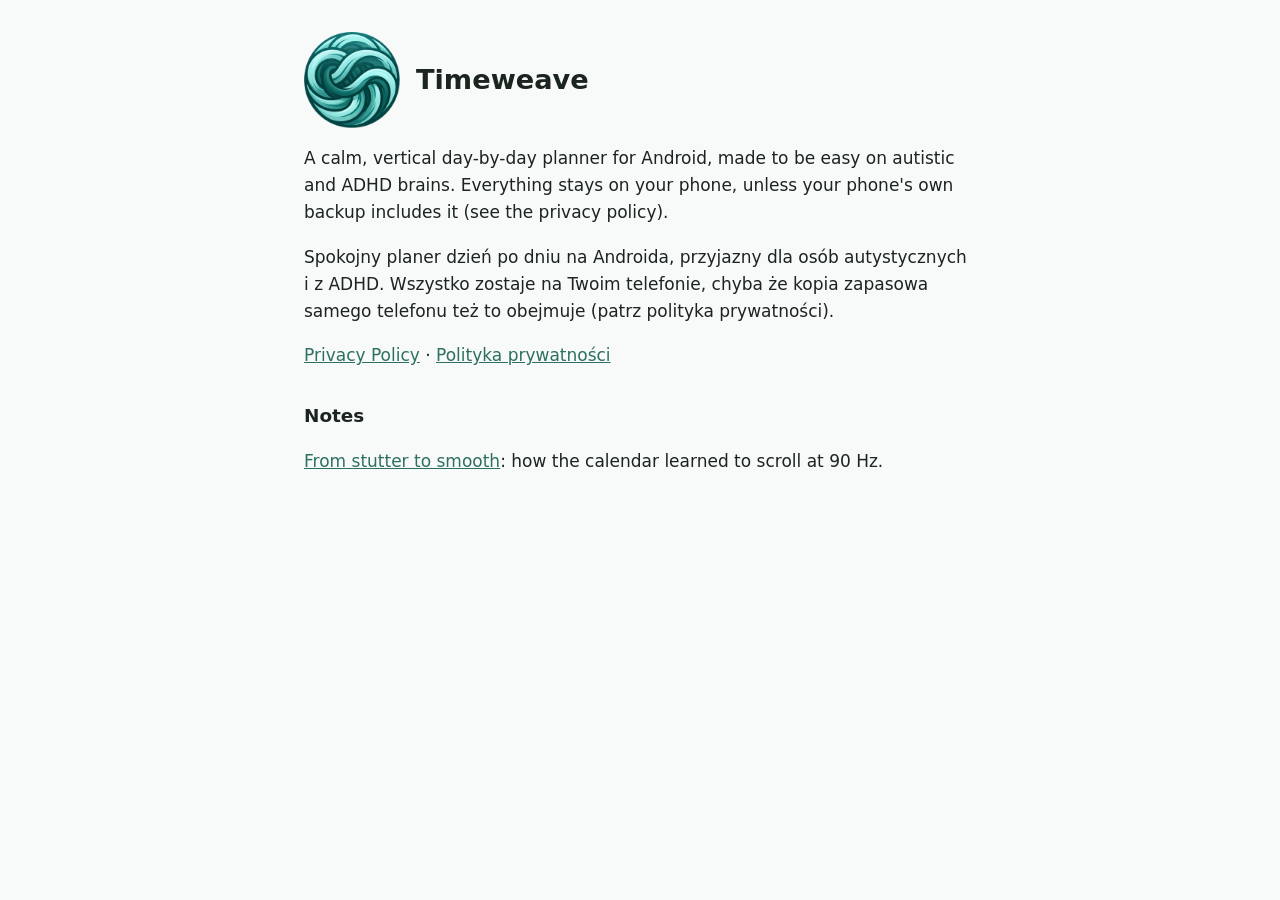
<file: index.html>
<!doctype html>
<html lang="en">
<head>
<meta charset="utf-8">
<meta name="viewport" content="width=device-width, initial-scale=1">
<title>Timeweave</title>
<link rel="icon" type="image/png" href="favicon.png">
<link rel="apple-touch-icon" href="apple-touch-icon.png">
<link rel="stylesheet" href="style.css">
</head>
<body>
<main>
<header class="brand">
<img src="logo.png" width="128" height="128" alt="Timeweave logo: a woven teal circle">
<h1>Timeweave</h1>
</header>
<p>A calm, vertical day-by-day planner for Android, made to be easy on autistic and ADHD brains. Everything stays on your phone, unless your phone's own backup includes it (see the privacy policy).</p>
<p lang="pl">Spokojny planer dzień po dniu na Androida, przyjazny dla osób autystycznych i z ADHD. Wszystko zostaje na Twoim telefonie, chyba że kopia zapasowa samego telefonu też to obejmuje (patrz polityka prywatności).</p>
<p><a href="privacy.html">Privacy Policy</a> · <a href="privacy.html#pl">Polityka prywatności</a></p>
<h2>Notes</h2>
<p><a href="smooth-scrolling.html">From stutter to smooth</a>: how the calendar learned to scroll at 90 Hz.</p>
</main>
</body>
</html>
</file>
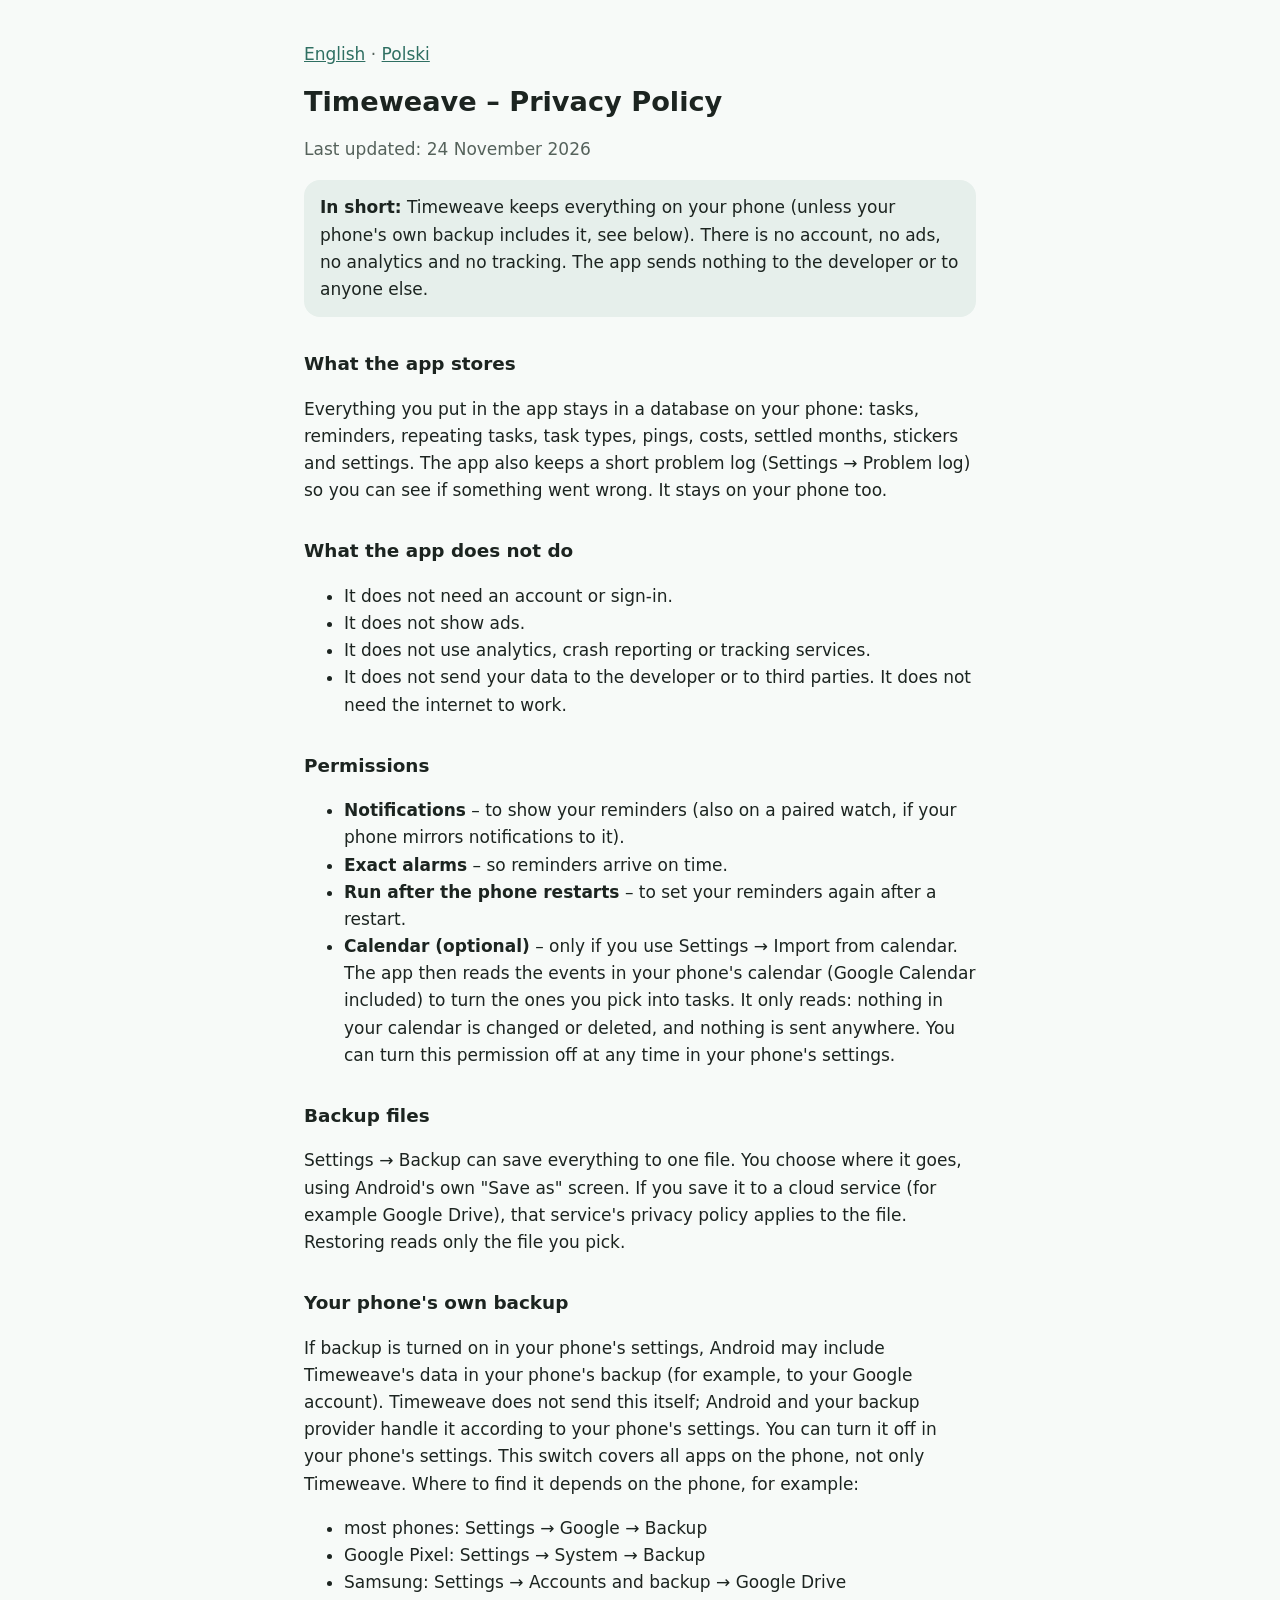
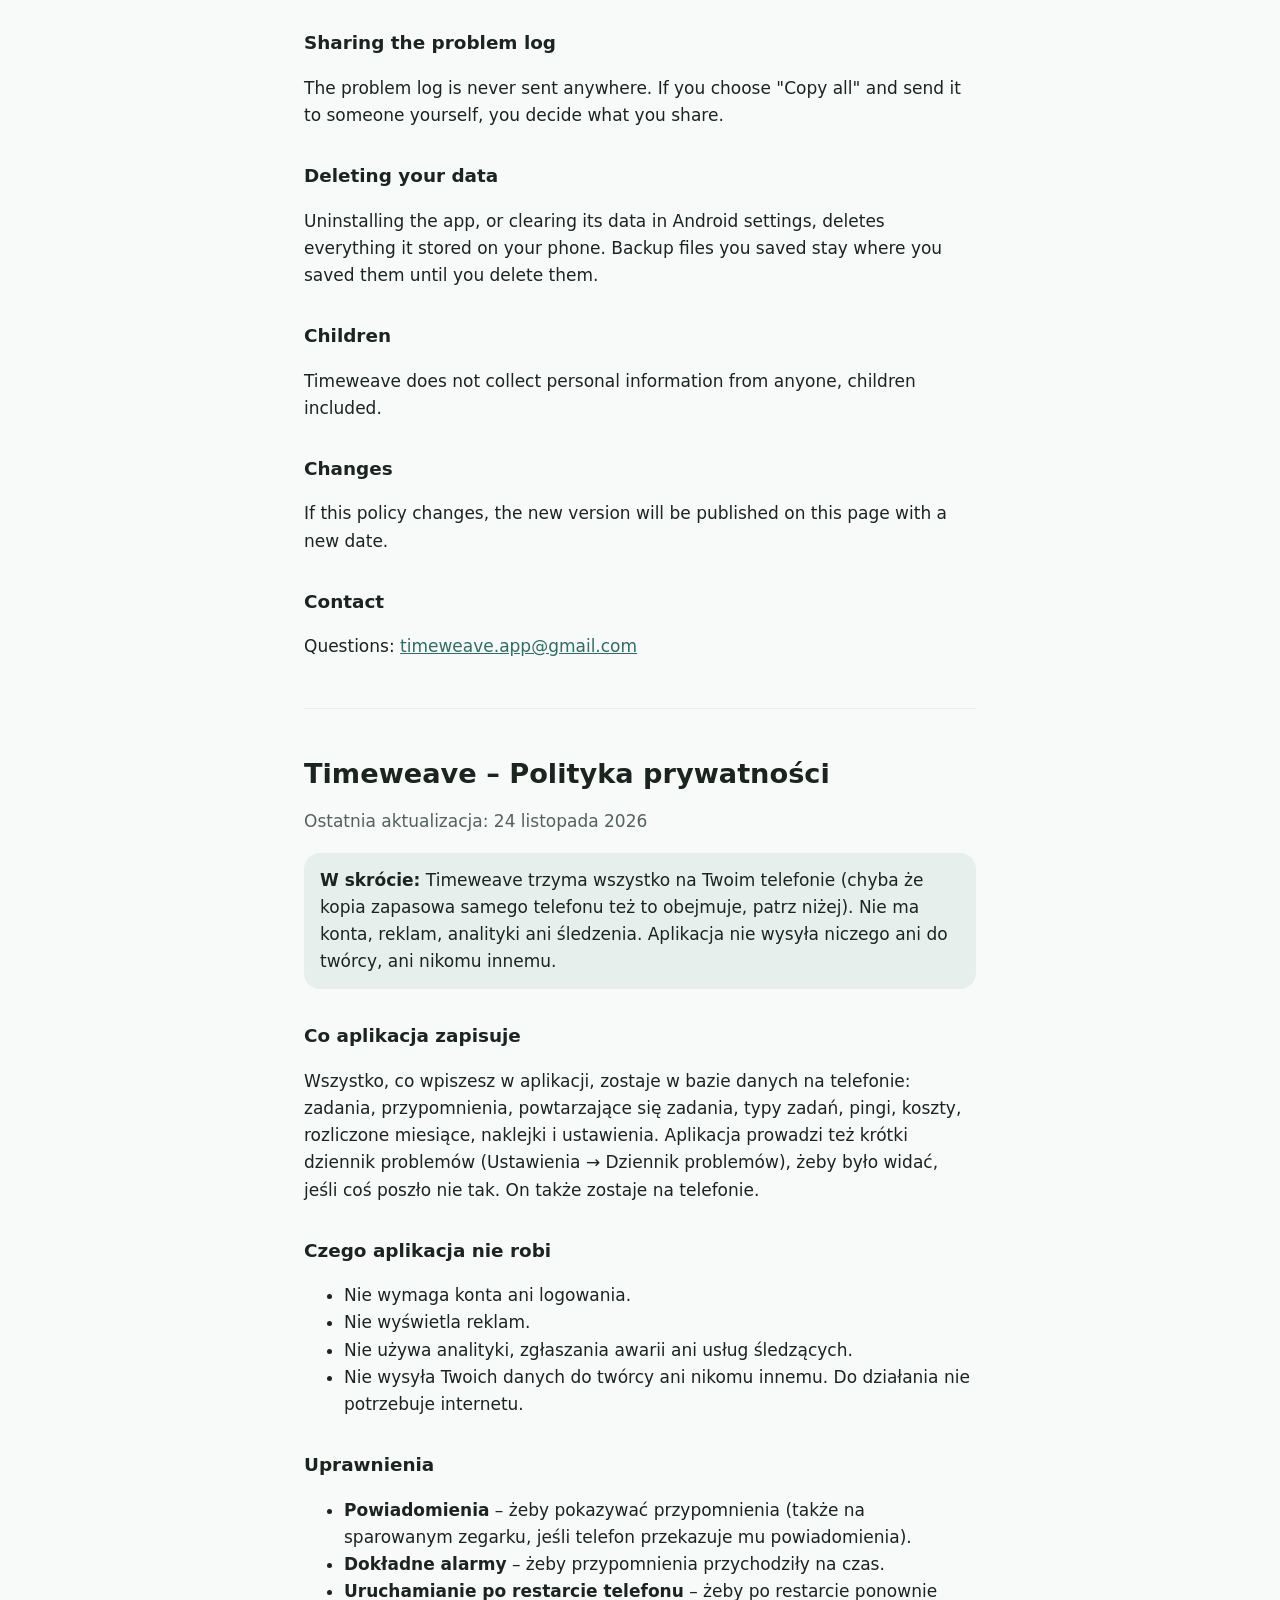
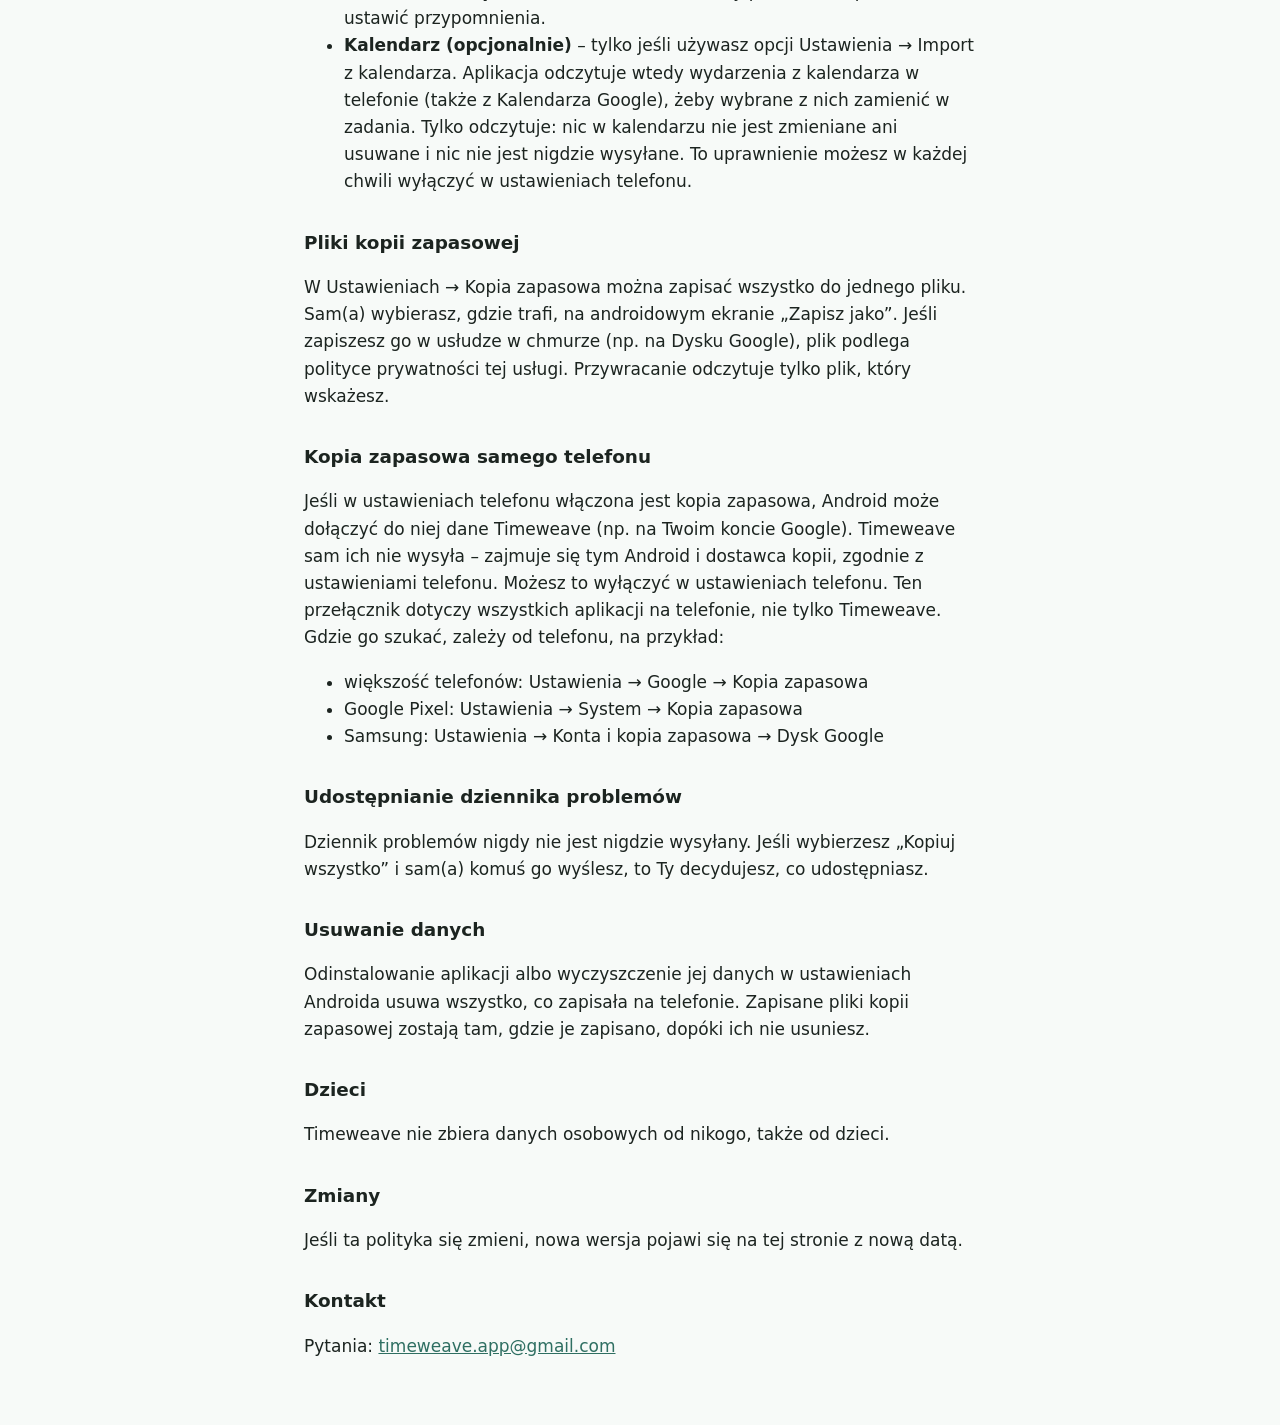
<file: privacy.html>
<!doctype html>
<html lang="en">
<head>
<meta charset="utf-8">
<meta name="viewport" content="width=device-width, initial-scale=1">
<title>Timeweave – Privacy Policy</title>
<link rel="icon" type="image/png" href="favicon.png">
<link rel="apple-touch-icon" href="apple-touch-icon.png">
<link rel="stylesheet" href="style.css">
</head>
<body>
<main>
<p class="lang"><a href="#en">English</a> · <a href="#pl">Polski</a></p>

<article id="en" lang="en">
<h1>Timeweave – Privacy Policy</h1>
<p class="meta">Last updated: 24 November 2026</p>

<p class="summary"><strong>In short:</strong> Timeweave keeps everything on your phone (unless your phone's own backup includes it, see below). There is no account, no ads, no analytics and no tracking. The app sends nothing to the developer or to anyone else.</p>

<h2>What the app stores</h2>
<p>Everything you put in the app stays in a database on your phone: tasks, reminders, repeating tasks, task types, pings, costs, settled months, stickers and settings. The app also keeps a short problem log (Settings → Problem log) so you can see if something went wrong. It stays on your phone too.</p>

<h2>What the app does not do</h2>
<ul>
<li>It does not need an account or sign-in.</li>
<li>It does not show ads.</li>
<li>It does not use analytics, crash reporting or tracking services.</li>
<li>It does not send your data to the developer or to third parties. It does not need the internet to work.</li>
</ul>

<h2>Permissions</h2>
<ul>
<li><strong>Notifications</strong> – to show your reminders (also on a paired watch, if your phone mirrors notifications to it).</li>
<li><strong>Exact alarms</strong> – so reminders arrive on time.</li>
<li><strong>Run after the phone restarts</strong> – to set your reminders again after a restart.</li>
<li><strong>Calendar (optional)</strong> – only if you use Settings → Import from calendar. The app then reads the events in your phone's calendar (Google Calendar included) to turn the ones you pick into tasks. It only reads: nothing in your calendar is changed or deleted, and nothing is sent anywhere. You can turn this permission off at any time in your phone's settings.</li>
</ul>

<h2>Backup files</h2>
<p>Settings → Backup can save everything to one file. You choose where it goes, using Android's own "Save as" screen. If you save it to a cloud service (for example Google Drive), that service's privacy policy applies to the file. Restoring reads only the file you pick.</p>

<h2>Your phone's own backup</h2>
<p>If backup is turned on in your phone's settings, Android may include Timeweave's data in your phone's backup (for example, to your Google account). Timeweave does not send this itself; Android and your backup provider handle it according to your phone's settings. You can turn it off in your phone's settings. This switch covers all apps on the phone, not only Timeweave. Where to find it depends on the phone, for example:</p>
<ul>
<li>most phones: Settings → Google → Backup</li>
<li>Google Pixel: Settings → System → Backup</li>
<li>Samsung: Settings → Accounts and backup → Google Drive</li>
</ul>

<h2>Sharing the problem log</h2>
<p>The problem log is never sent anywhere. If you choose "Copy all" and send it to someone yourself, you decide what you share.</p>

<h2>Deleting your data</h2>
<p>Uninstalling the app, or clearing its data in Android settings, deletes everything it stored on your phone. Backup files you saved stay where you saved them until you delete them.</p>

<h2>Children</h2>
<p>Timeweave does not collect personal information from anyone, children included.</p>

<h2>Changes</h2>
<p>If this policy changes, the new version will be published on this page with a new date.</p>

<h2>Contact</h2>
<p>Questions: <a href="mailto:timeweave.app@gmail.com">timeweave.app@gmail.com</a></p>
</article>

<hr>

<article id="pl" lang="pl">
<h1>Timeweave – Polityka prywatności</h1>
<p class="meta">Ostatnia aktualizacja: 24 listopada 2026</p>

<p class="summary"><strong>W skrócie:</strong> Timeweave trzyma wszystko na Twoim telefonie (chyba że kopia zapasowa samego telefonu też to obejmuje, patrz niżej). Nie ma konta, reklam, analityki ani śledzenia. Aplikacja nie wysyła niczego ani do twórcy, ani nikomu innemu.</p>

<h2>Co aplikacja zapisuje</h2>
<p>Wszystko, co wpiszesz w aplikacji, zostaje w bazie danych na telefonie: zadania, przypomnienia, powtarzające się zadania, typy zadań, pingi, koszty, rozliczone miesiące, naklejki i ustawienia. Aplikacja prowadzi też krótki dziennik problemów (Ustawienia → Dziennik problemów), żeby było widać, jeśli coś poszło nie tak. On także zostaje na telefonie.</p>

<h2>Czego aplikacja nie robi</h2>
<ul>
<li>Nie wymaga konta ani logowania.</li>
<li>Nie wyświetla reklam.</li>
<li>Nie używa analityki, zgłaszania awarii ani usług śledzących.</li>
<li>Nie wysyła Twoich danych do twórcy ani nikomu innemu. Do działania nie potrzebuje internetu.</li>
</ul>

<h2>Uprawnienia</h2>
<ul>
<li><strong>Powiadomienia</strong> – żeby pokazywać przypomnienia (także na sparowanym zegarku, jeśli telefon przekazuje mu powiadomienia).</li>
<li><strong>Dokładne alarmy</strong> – żeby przypomnienia przychodziły na czas.</li>
<li><strong>Uruchamianie po restarcie telefonu</strong> – żeby po restarcie ponownie ustawić przypomnienia.</li>
<li><strong>Kalendarz (opcjonalnie)</strong> – tylko jeśli używasz opcji Ustawienia → Import z kalendarza. Aplikacja odczytuje wtedy wydarzenia z kalendarza w telefonie (także z Kalendarza Google), żeby wybrane z nich zamienić w zadania. Tylko odczytuje: nic w kalendarzu nie jest zmieniane ani usuwane i nic nie jest nigdzie wysyłane. To uprawnienie możesz w każdej chwili wyłączyć w ustawieniach telefonu.</li>
</ul>

<h2>Pliki kopii zapasowej</h2>
<p>W Ustawieniach → Kopia zapasowa można zapisać wszystko do jednego pliku. Sam(a) wybierasz, gdzie trafi, na androidowym ekranie „Zapisz jako”. Jeśli zapiszesz go w usłudze w chmurze (np. na Dysku Google), plik podlega polityce prywatności tej usługi. Przywracanie odczytuje tylko plik, który wskażesz.</p>

<h2>Kopia zapasowa samego telefonu</h2>
<p>Jeśli w ustawieniach telefonu włączona jest kopia zapasowa, Android może dołączyć do niej dane Timeweave (np. na Twoim koncie Google). Timeweave sam ich nie wysyła – zajmuje się tym Android i dostawca kopii, zgodnie z ustawieniami telefonu. Możesz to wyłączyć w ustawieniach telefonu. Ten przełącznik dotyczy wszystkich aplikacji na telefonie, nie tylko Timeweave. Gdzie go szukać, zależy od telefonu, na przykład:</p>
<ul>
<li>większość telefonów: Ustawienia → Google → Kopia zapasowa</li>
<li>Google Pixel: Ustawienia → System → Kopia zapasowa</li>
<li>Samsung: Ustawienia → Konta i kopia zapasowa → Dysk Google</li>
</ul>

<h2>Udostępnianie dziennika problemów</h2>
<p>Dziennik problemów nigdy nie jest nigdzie wysyłany. Jeśli wybierzesz „Kopiuj wszystko” i sam(a) komuś go wyślesz, to Ty decydujesz, co udostępniasz.</p>

<h2>Usuwanie danych</h2>
<p>Odinstalowanie aplikacji albo wyczyszczenie jej danych w ustawieniach Androida usuwa wszystko, co zapisała na telefonie. Zapisane pliki kopii zapasowej zostają tam, gdzie je zapisano, dopóki ich nie usuniesz.</p>

<h2>Dzieci</h2>
<p>Timeweave nie zbiera danych osobowych od nikogo, także od dzieci.</p>

<h2>Zmiany</h2>
<p>Jeśli ta polityka się zmieni, nowa wersja pojawi się na tej stronie z nową datą.</p>

<h2>Kontakt</h2>
<p>Pytania: <a href="mailto:timeweave.app@gmail.com">timeweave.app@gmail.com</a></p>
</article>
</main>
</body>
</html>
</file>
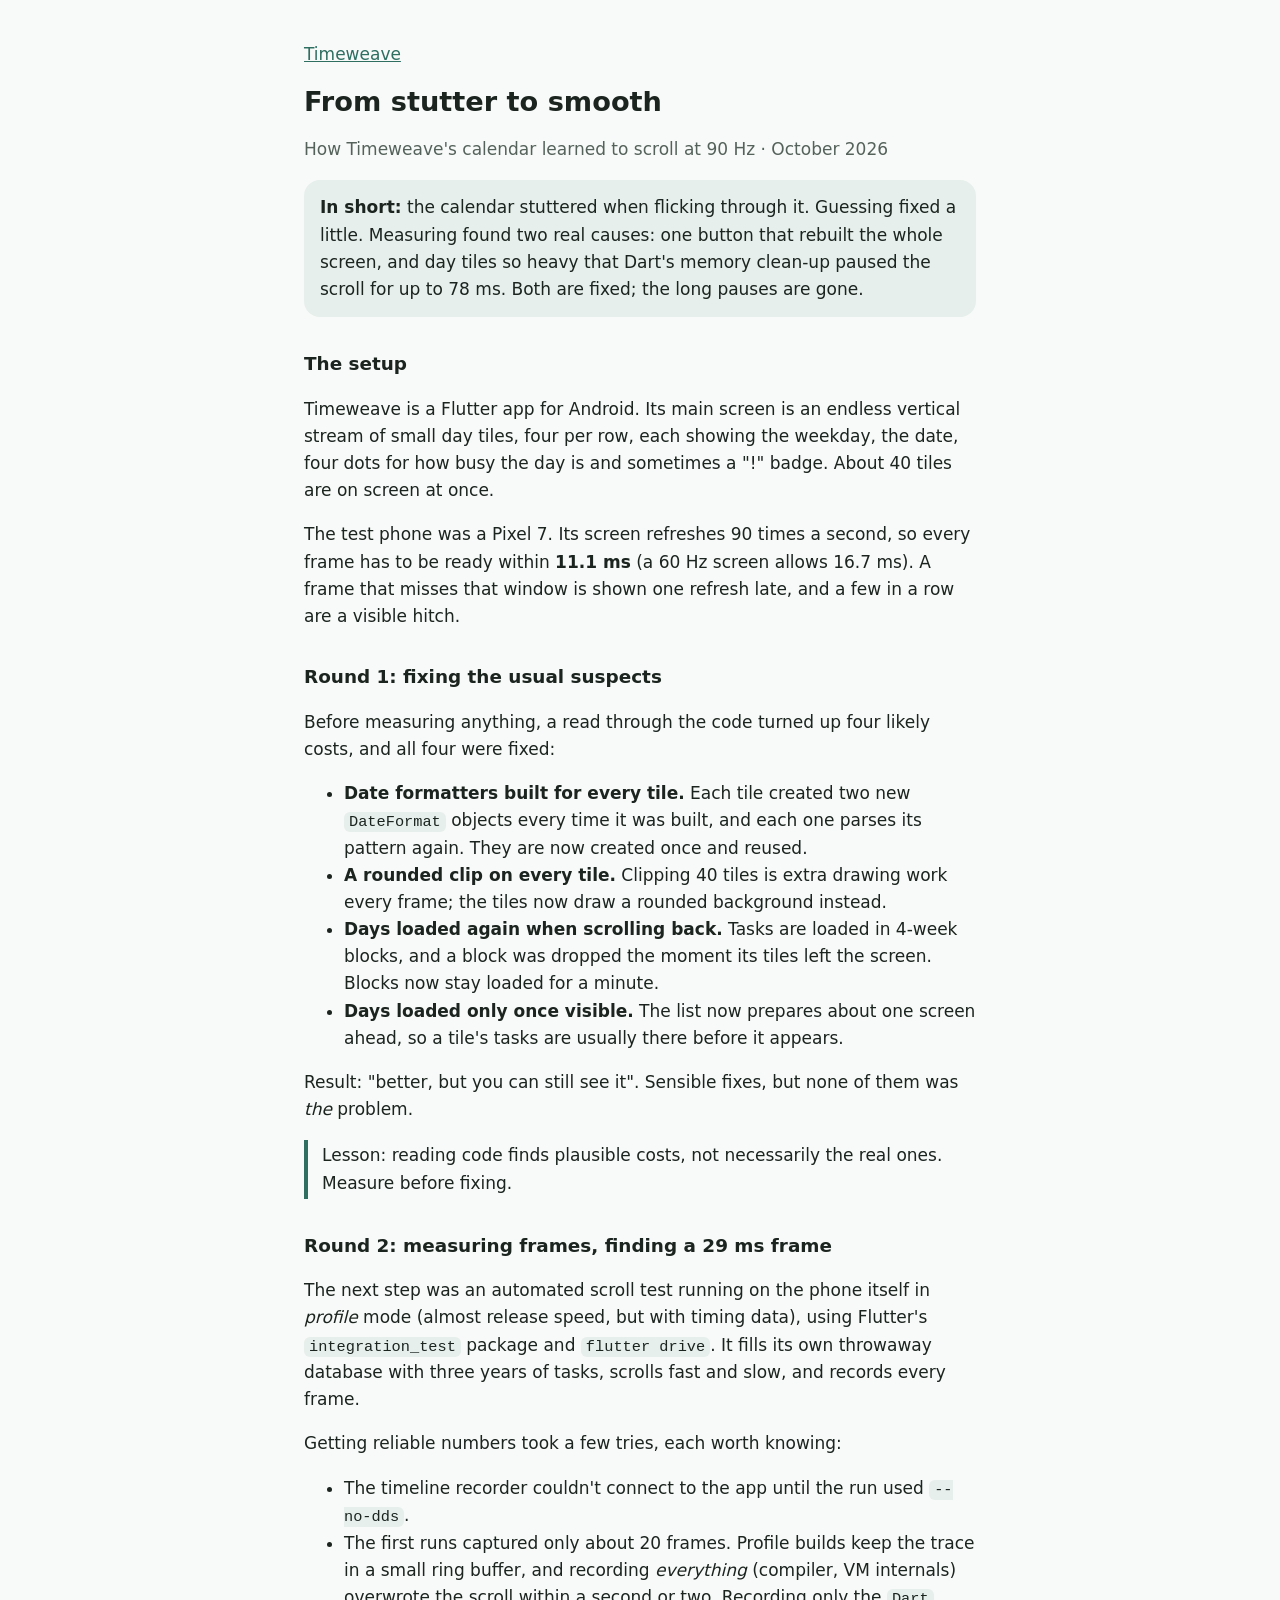
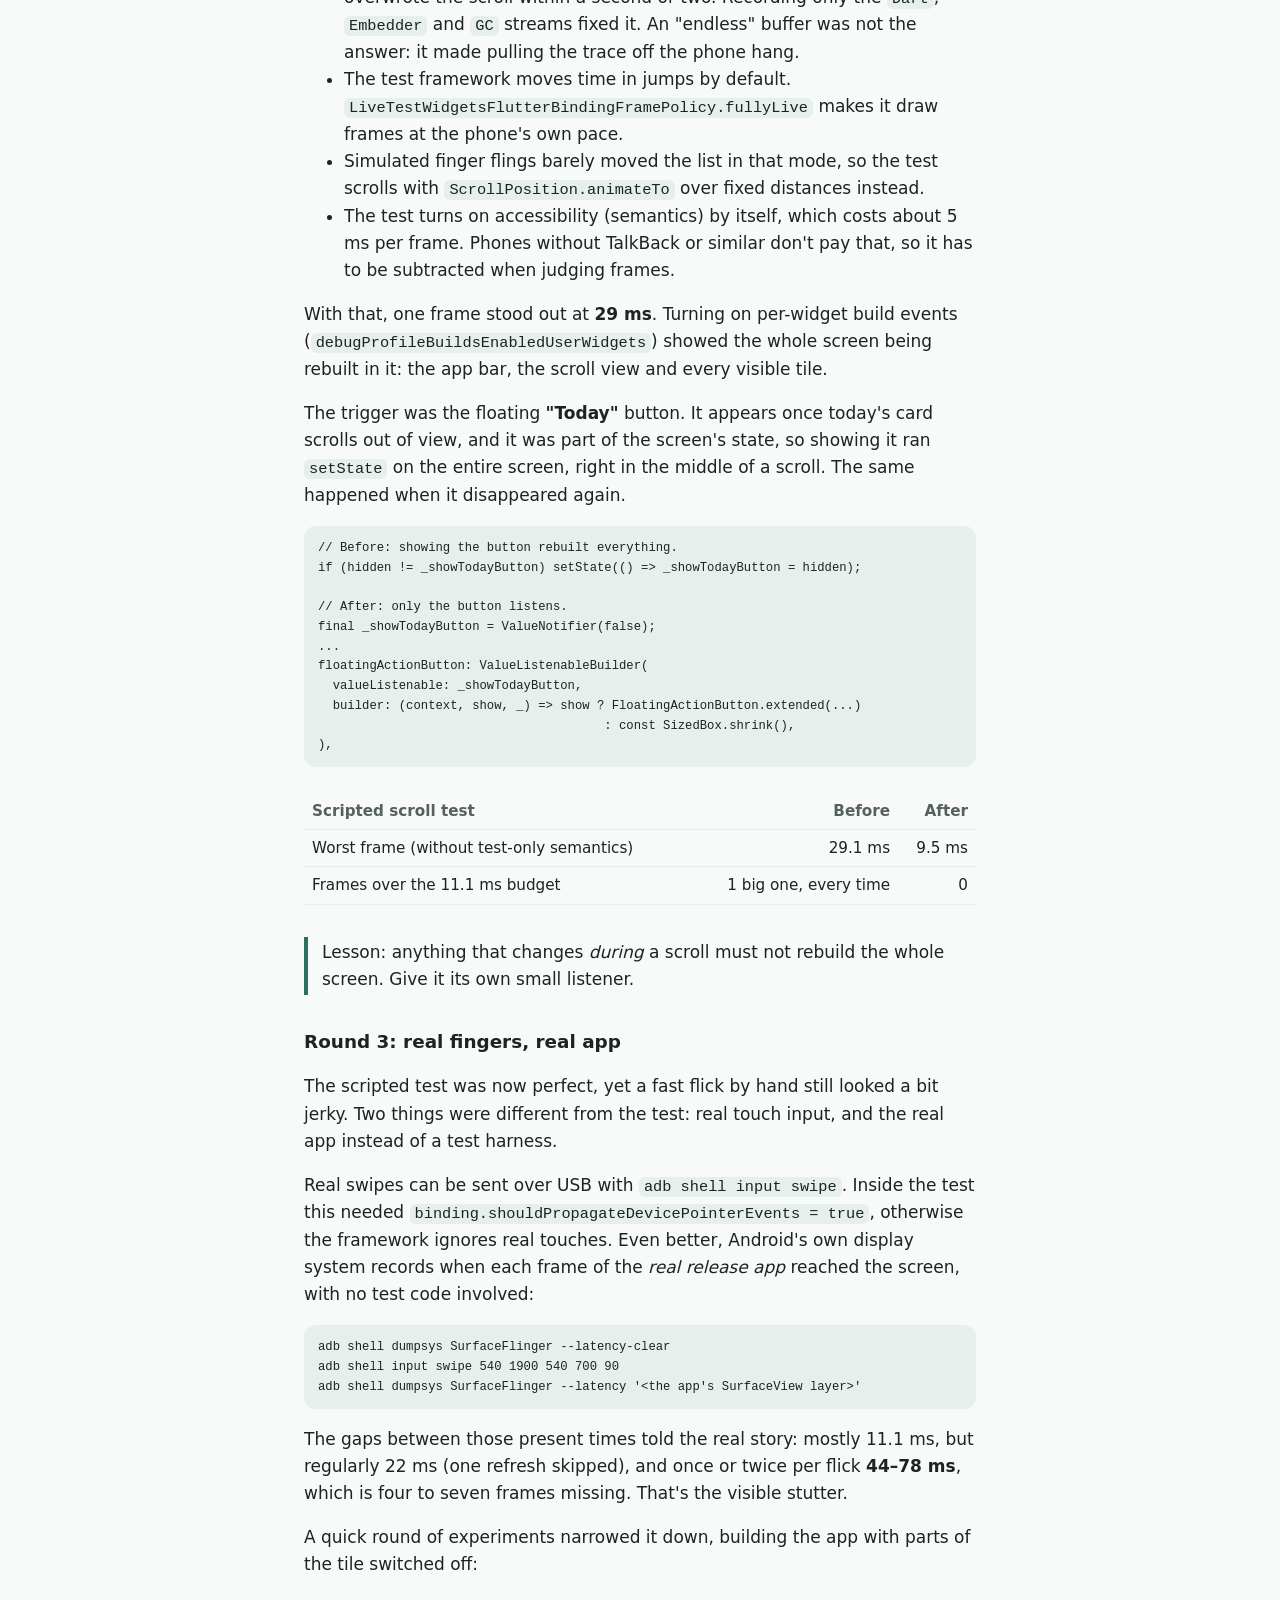
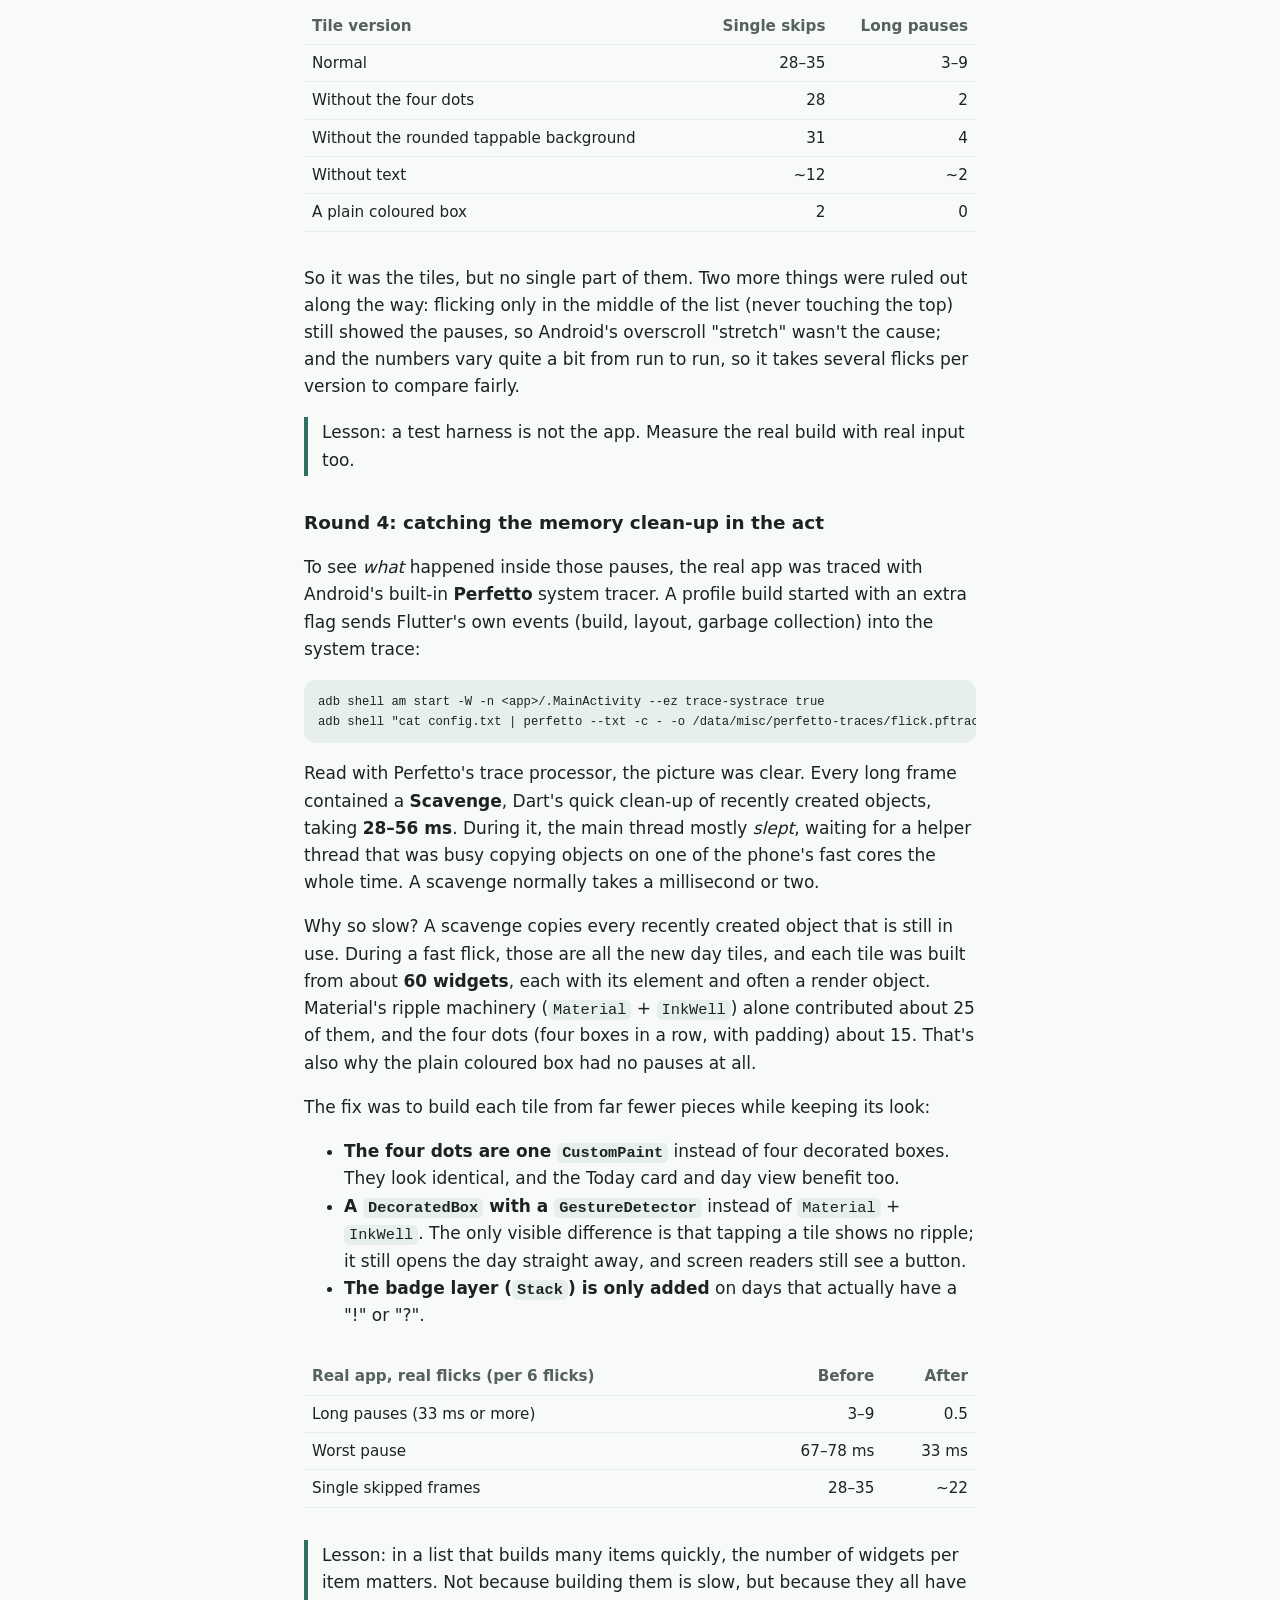
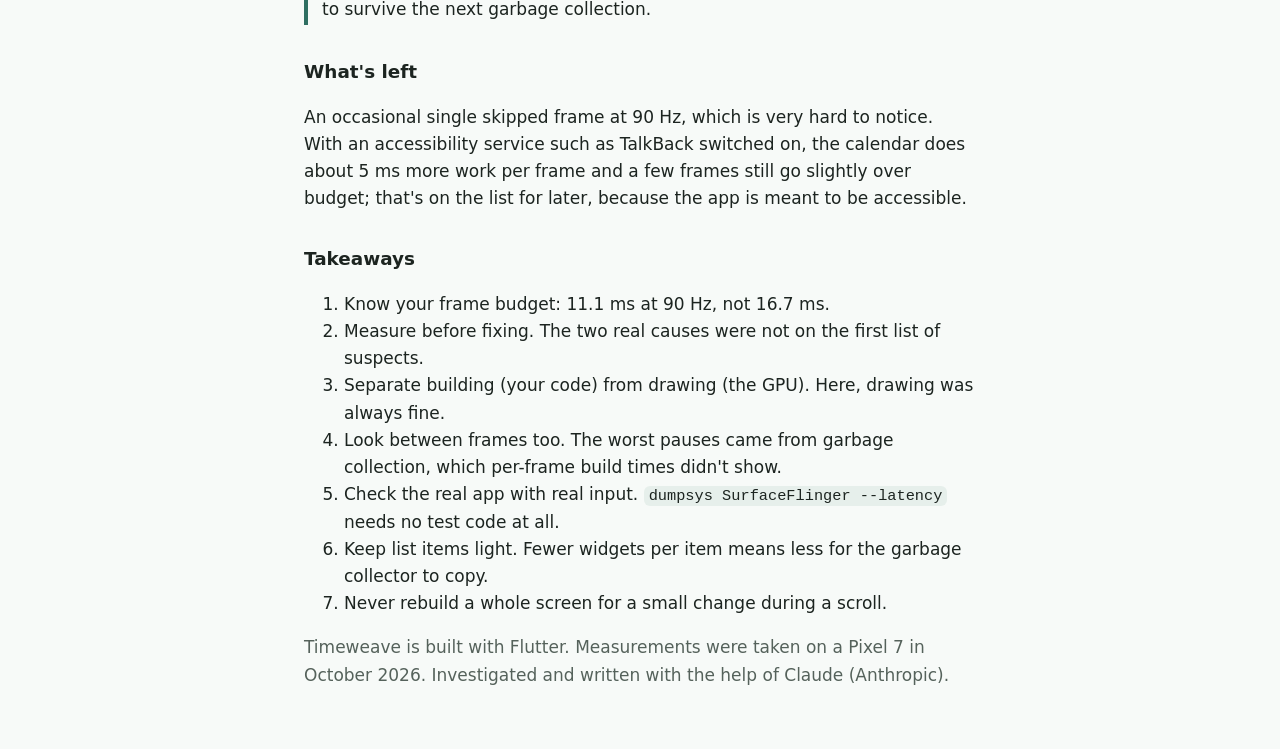
<file: smooth-scrolling.html>
<!doctype html>
<html lang="en">
<head>
<meta charset="utf-8">
<meta name="viewport" content="width=device-width, initial-scale=1">
<title>From Stutter to Smooth – Timeweave</title>
<meta name="description" content="How Timeweave's endless calendar went from visible stutter to smooth scrolling on a 90 Hz phone: what was measured, what was found and what fixed it.">
<link rel="icon" type="image/png" href="favicon.png">
<link rel="apple-touch-icon" href="apple-touch-icon.png">
<link rel="stylesheet" href="style.css">
<style>
  table { border-collapse: collapse; width: 100%; margin: 0.75rem 0 1rem; font-size: 0.95rem; }
  th, td { text-align: left; padding: 6px 8px; border-bottom: 1px solid var(--card); vertical-align: top; }
  th { color: var(--muted); font-weight: 600; }
  td.num, th.num { text-align: right; white-space: nowrap; }
  pre { background: var(--card); border-radius: 12px; padding: 12px 14px; overflow-x: auto; font-size: 0.85rem; line-height: 1.45; }
  code { font-family: ui-monospace, "Cascadia Code", Consolas, monospace; font-size: 0.9em; }
  p code, li code, td code { background: var(--card); border-radius: 6px; padding: 1px 5px; }
  .lesson { border-left: 4px solid var(--accent); padding: 2px 0 2px 14px; margin: 1rem 0; }
  .table-wrap { overflow-x: auto; }
</style>
</head>
<body>
<main>
<p class="lang"><a href="./">Timeweave</a></p>

<h1>From stutter to smooth</h1>
<p class="meta">How Timeweave's calendar learned to scroll at 90 Hz · October 2026</p>

<p class="summary"><strong>In short:</strong> the calendar stuttered when flicking through it. Guessing fixed a little. Measuring found two real causes: one button that rebuilt the whole screen, and day tiles so heavy that Dart's memory clean-up paused the scroll for up to 78 ms. Both are fixed; the long pauses are gone.</p>

<h2>The setup</h2>
<p>Timeweave is a Flutter app for Android. Its main screen is an endless vertical stream of small day tiles, four per row, each showing the weekday, the date, four dots for how busy the day is and sometimes a "!" badge. About 40 tiles are on screen at once.</p>
<p>The test phone was a Pixel 7. Its screen refreshes 90 times a second, so every frame has to be ready within <strong>11.1 ms</strong> (a 60 Hz screen allows 16.7 ms). A frame that misses that window is shown one refresh late, and a few in a row are a visible hitch.</p>

<h2>Round 1: fixing the usual suspects</h2>
<p>Before measuring anything, a read through the code turned up four likely costs, and all four were fixed:</p>
<ul>
<li><strong>Date formatters built for every tile.</strong> Each tile created two new <code>DateFormat</code> objects every time it was built, and each one parses its pattern again. They are now created once and reused.</li>
<li><strong>A rounded clip on every tile.</strong> Clipping 40 tiles is extra drawing work every frame; the tiles now draw a rounded background instead.</li>
<li><strong>Days loaded again when scrolling back.</strong> Tasks are loaded in 4-week blocks, and a block was dropped the moment its tiles left the screen. Blocks now stay loaded for a minute.</li>
<li><strong>Days loaded only once visible.</strong> The list now prepares about one screen ahead, so a tile's tasks are usually there before it appears.</li>
</ul>
<p>Result: "better, but you can still see it". Sensible fixes, but none of them was <em>the</em> problem.</p>
<p class="lesson">Lesson: reading code finds plausible costs, not necessarily the real ones. Measure before fixing.</p>

<h2>Round 2: measuring frames, finding a 29 ms frame</h2>
<p>The next step was an automated scroll test running on the phone itself in <em>profile</em> mode (almost release speed, but with timing data), using Flutter's <code>integration_test</code> package and <code>flutter drive</code>. It fills its own throwaway database with three years of tasks, scrolls fast and slow, and records every frame.</p>
<p>Getting reliable numbers took a few tries, each worth knowing:</p>
<ul>
<li>The timeline recorder couldn't connect to the app until the run used <code>--no-dds</code>.</li>
<li>The first runs captured only about 20 frames. Profile builds keep the trace in a small ring buffer, and recording <em>everything</em> (compiler, VM internals) overwrote the scroll within a second or two. Recording only the <code>Dart</code>, <code>Embedder</code> and <code>GC</code> streams fixed it. An "endless" buffer was not the answer: it made pulling the trace off the phone hang.</li>
<li>The test framework moves time in jumps by default. <code>LiveTestWidgetsFlutterBindingFramePolicy.fullyLive</code> makes it draw frames at the phone's own pace.</li>
<li>Simulated finger flings barely moved the list in that mode, so the test scrolls with <code>ScrollPosition.animateTo</code> over fixed distances instead.</li>
<li>The test turns on accessibility (semantics) by itself, which costs about 5 ms per frame. Phones without TalkBack or similar don't pay that, so it has to be subtracted when judging frames.</li>
</ul>
<p>With that, one frame stood out at <strong>29 ms</strong>. Turning on per-widget build events (<code>debugProfileBuildsEnabledUserWidgets</code>) showed the whole screen being rebuilt in it: the app bar, the scroll view and every visible tile.</p>
<p>The trigger was the floating <strong>"Today"</strong> button. It appears once today's card scrolls out of view, and it was part of the screen's state, so showing it ran <code>setState</code> on the entire screen, right in the middle of a scroll. The same happened when it disappeared again.</p>
<pre><code>// Before: showing the button rebuilt everything.
if (hidden != _showTodayButton) setState(() =&gt; _showTodayButton = hidden);

// After: only the button listens.
final _showTodayButton = ValueNotifier(false);
...
floatingActionButton: ValueListenableBuilder(
  valueListenable: _showTodayButton,
  builder: (context, show, _) =&gt; show ? FloatingActionButton.extended(...)
                                       : const SizedBox.shrink(),
),</code></pre>
<div class="table-wrap"><table>
<tr><th>Scripted scroll test</th><th class="num">Before</th><th class="num">After</th></tr>
<tr><td>Worst frame (without test-only semantics)</td><td class="num">29.1 ms</td><td class="num">9.5 ms</td></tr>
<tr><td>Frames over the 11.1 ms budget</td><td class="num">1 big one, every time</td><td class="num">0</td></tr>
</table></div>
<p class="lesson">Lesson: anything that changes <em>during</em> a scroll must not rebuild the whole screen. Give it its own small listener.</p>

<h2>Round 3: real fingers, real app</h2>
<p>The scripted test was now perfect, yet a fast flick by hand still looked a bit jerky. Two things were different from the test: real touch input, and the real app instead of a test harness.</p>
<p>Real swipes can be sent over USB with <code>adb shell input swipe</code>. Inside the test this needed <code>binding.shouldPropagateDevicePointerEvents = true</code>, otherwise the framework ignores real touches. Even better, Android's own display system records when each frame of the <em>real release app</em> reached the screen, with no test code involved:</p>
<pre><code>adb shell dumpsys SurfaceFlinger --latency-clear
adb shell input swipe 540 1900 540 700 90
adb shell dumpsys SurfaceFlinger --latency '&lt;the app's SurfaceView layer&gt;'</code></pre>
<p>The gaps between those present times told the real story: mostly 11.1 ms, but regularly 22 ms (one refresh skipped), and once or twice per flick <strong>44–78 ms</strong>, which is four to seven frames missing. That's the visible stutter.</p>
<p>A quick round of experiments narrowed it down, building the app with parts of the tile switched off:</p>
<div class="table-wrap"><table>
<tr><th>Tile version</th><th class="num">Single skips</th><th class="num">Long pauses</th></tr>
<tr><td>Normal</td><td class="num">28–35</td><td class="num">3–9</td></tr>
<tr><td>Without the four dots</td><td class="num">28</td><td class="num">2</td></tr>
<tr><td>Without the rounded tappable background</td><td class="num">31</td><td class="num">4</td></tr>
<tr><td>Without text</td><td class="num">~12</td><td class="num">~2</td></tr>
<tr><td>A plain coloured box</td><td class="num">2</td><td class="num">0</td></tr>
</table></div>
<p>So it was the tiles, but no single part of them. Two more things were ruled out along the way: flicking only in the middle of the list (never touching the top) still showed the pauses, so Android's overscroll "stretch" wasn't the cause; and the numbers vary quite a bit from run to run, so it takes several flicks per version to compare fairly.</p>
<p class="lesson">Lesson: a test harness is not the app. Measure the real build with real input too.</p>

<h2>Round 4: catching the memory clean-up in the act</h2>
<p>To see <em>what</em> happened inside those pauses, the real app was traced with Android's built-in <strong>Perfetto</strong> system tracer. A profile build started with an extra flag sends Flutter's own events (build, layout, garbage collection) into the system trace:</p>
<pre><code>adb shell am start -W -n &lt;app&gt;/.MainActivity --ez trace-systrace true
adb shell "cat config.txt | perfetto --txt -c - -o /data/misc/perfetto-traces/flick.pftrace"</code></pre>
<p>Read with Perfetto's trace processor, the picture was clear. Every long frame contained a <strong>Scavenge</strong>, Dart's quick clean-up of recently created objects, taking <strong>28–56 ms</strong>. During it, the main thread mostly <em>slept</em>, waiting for a helper thread that was busy copying objects on one of the phone's fast cores the whole time. A scavenge normally takes a millisecond or two.</p>
<p>Why so slow? A scavenge copies every recently created object that is still in use. During a fast flick, those are all the new day tiles, and each tile was built from about <strong>60 widgets</strong>, each with its element and often a render object. Material's ripple machinery (<code>Material</code> + <code>InkWell</code>) alone contributed about 25 of them, and the four dots (four boxes in a row, with padding) about 15. That's also why the plain coloured box had no pauses at all.</p>
<p>The fix was to build each tile from far fewer pieces while keeping its look:</p>
<ul>
<li><strong>The four dots are one <code>CustomPaint</code></strong> instead of four decorated boxes. They look identical, and the Today card and day view benefit too.</li>
<li><strong>A <code>DecoratedBox</code> with a <code>GestureDetector</code></strong> instead of <code>Material</code> + <code>InkWell</code>. The only visible difference is that tapping a tile shows no ripple; it still opens the day straight away, and screen readers still see a button.</li>
<li><strong>The badge layer (<code>Stack</code>) is only added</strong> on days that actually have a "!" or "?".</li>
</ul>
<div class="table-wrap"><table>
<tr><th>Real app, real flicks (per 6 flicks)</th><th class="num">Before</th><th class="num">After</th></tr>
<tr><td>Long pauses (33 ms or more)</td><td class="num">3–9</td><td class="num">0.5</td></tr>
<tr><td>Worst pause</td><td class="num">67–78 ms</td><td class="num">33 ms</td></tr>
<tr><td>Single skipped frames</td><td class="num">28–35</td><td class="num">~22</td></tr>
</table></div>
<p class="lesson">Lesson: in a list that builds many items quickly, the number of widgets per item matters. Not because building them is slow, but because they all have to survive the next garbage collection.</p>

<h2>What's left</h2>
<p>An occasional single skipped frame at 90 Hz, which is very hard to notice. With an accessibility service such as TalkBack switched on, the calendar does about 5 ms more work per frame and a few frames still go slightly over budget; that's on the list for later, because the app is meant to be accessible.</p>

<h2>Takeaways</h2>
<ol>
<li>Know your frame budget: 11.1 ms at 90 Hz, not 16.7 ms.</li>
<li>Measure before fixing. The two real causes were not on the first list of suspects.</li>
<li>Separate building (your code) from drawing (the GPU). Here, drawing was always fine.</li>
<li>Look between frames too. The worst pauses came from garbage collection, which per-frame build times didn't show.</li>
<li>Check the real app with real input. <code>dumpsys SurfaceFlinger --latency</code> needs no test code at all.</li>
<li>Keep list items light. Fewer widgets per item means less for the garbage collector to copy.</li>
<li>Never rebuild a whole screen for a small change during a scroll.</li>
</ol>

<p class="meta">Timeweave is built with Flutter. Measurements were taken on a Pixel 7 in October 2026. Investigated and written with the help of Claude (Anthropic).</p>
</main>
</body>
</html>
</file>
<file: style.css>
:root {
  --bg: #f7faf8;
  --text: #1c2420;
  --muted: #55625b;
  --accent: #2f6f62;
  --card: #e6efeb;
}
@media (prefers-color-scheme: dark) {
  :root {
    --bg: #1a201d;
    --text: #e4ebe7;
    --muted: #a7b4ad;
    --accent: #8fd1c1;
    --card: #26302c;
  }
}
body {
  margin: 0;
  background: var(--bg);
  color: var(--text);
  font: 17px/1.6 system-ui, -apple-system, "Segoe UI", Roboto, sans-serif;
}
main {
  max-width: 42rem;
  margin: 0 auto;
  padding: 24px 16px 48px;
}
h1 { font-size: 1.7rem; line-height: 1.25; margin: 0.5rem 0 0.25rem; }
h2 { font-size: 1.15rem; margin: 2rem 0 0.4rem; }
a { color: var(--accent); }
.meta, .lang { color: var(--muted); }
.summary {
  background: var(--card);
  border-radius: 16px;
  padding: 14px 16px;
}
hr { border: 0; border-top: 1px solid var(--card); margin: 3rem 0; }
.brand { display: flex; align-items: center; gap: 16px; margin: 8px 0 4px; }
.brand img { width: 96px; height: 96px; flex: none; }
.brand h1 { margin: 0; }
</file>
